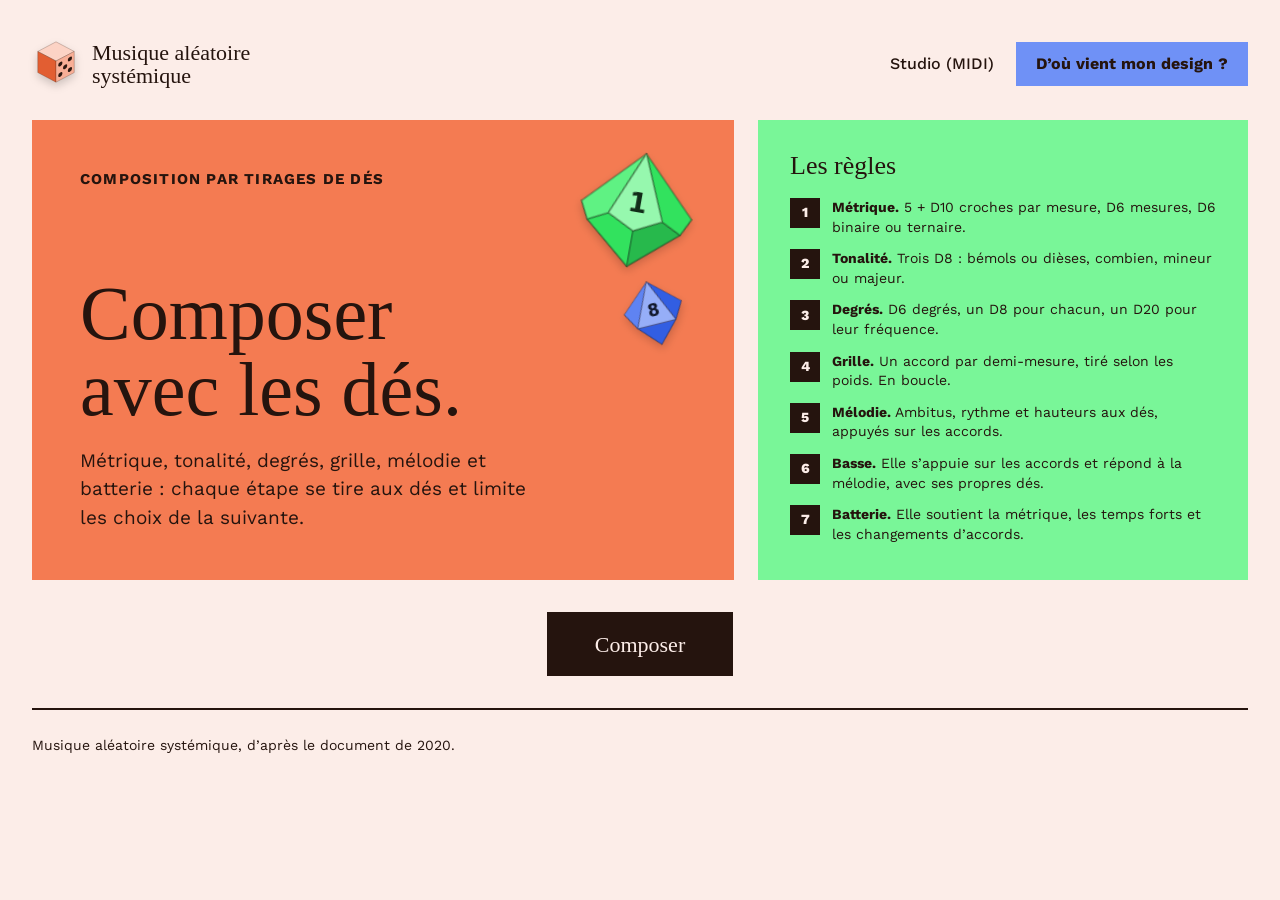
<file: index.html>
<!DOCTYPE html>
<html lang="fr">
<head>
<meta charset="utf-8">
<meta name="viewport" content="width=device-width, initial-scale=1">
<title>Musique aléatoire systémique</title>
<link rel="preconnect" href="https://fonts.googleapis.com">
<link rel="preconnect" href="https://fonts.gstatic.com" crossorigin>
<link href="https://fonts.googleapis.com/css2?family=Bagel+Fat+One&family=Baloo+2:wght@800&family=Bricolage+Grotesque:wght@400;800&family=Bungee&family=Chewy&family=DM+Sans:wght@400;500;700&family=Figtree:wght@400;500;700&family=Fraunces:wght@400;900&family=Lilita+One&family=Nunito:wght@400;600;800&family=Outfit:wght@400;500;700&family=Righteous&family=Shrikhand&family=Space+Grotesk:wght@400;500;700&family=Unbounded:wght@500;800&family=Work+Sans:wght@400;500;700&family=IBM+Plex+Mono:wght@400;600&display=swap" rel="stylesheet">
<link rel="stylesheet" href="style.css">

</head>
<body>
<div class="wrap">
<header>
  <a class="brand" href="#accueil" id="home"><span id="logoDie"></span><span>Musique aléatoire<br>systémique</span></a>
  <nav aria-label="Navigation principale">
    <a href="studio.html">Studio (MIDI)</a>
    <button class="btn btn-a3" id="openDesign" type="button">D’où vient mon design ?</button>
  </nav>
</header>

<main id="landing" class="landing">
  <div class="row">
    <section class="card hero">
      <div class="deco" id="decoBig" aria-hidden="true" style="right:36px;top:28px;transform:rotate(10deg)"></div>
      <div class="deco" id="decoSmall" aria-hidden="true" style="right:44px;top:158px;transform:rotate(-14deg)"></div>
      <p class="eyebrow">Composition par tirages de dés</p>
      <div>
        <h1>Composer avec les dés.</h1>
        <p class="lead">Métrique, tonalité, degrés, grille, mélodie et batterie : chaque étape se tire aux dés et limite les choix de la suivante.</p>
      </div>
    </section>
    <section class="card rules-card" aria-labelledby="regles-titre">
      <h2 id="regles-titre">Les règles</h2>
      <ol>
        <li><span>1</span><span><strong>Métrique.</strong> 5 + D10 croches par mesure, D6 mesures, D6 binaire ou ternaire.</span></li>
        <li><span>2</span><span><strong>Tonalité.</strong> Trois D8 : bémols ou dièses, combien, mineur ou majeur.</span></li>
        <li><span>3</span><span><strong>Degrés.</strong> D6 degrés, un D8 pour chacun, un D20 pour leur fréquence.</span></li>
        <li><span>4</span><span><strong>Grille.</strong> Un accord par demi-mesure, tiré selon les poids. En boucle.</span></li>
        <li><span>5</span><span><strong>Mélodie.</strong> Ambitus, rythme et hauteurs aux dés, appuyés sur les accords.</span></li>
        <li><span>6</span><span><strong>Basse.</strong> Elle s’appuie sur les accords et répond à la mélodie, avec ses propres dés.</span></li>
        <li><span>7</span><span><strong>Batterie.</strong> Elle soutient la métrique, les temps forts et les changements d’accords.</span></li>
      </ol>
    </section>
  </div>
  <div class="compose-cta"><button class="btn btn-ink" id="compose" type="button">Composer</button></div>
</main>

<main id="composition" hidden>
  <section class="card piece-card" aria-labelledby="piece-titre">
    <div class="piece-head">
      <h2 id="piece-titre">La pièce tirée</h2>
      <div class="player">
        <button class="btn btn-ink" id="rollAll" type="button">Tout relancer</button>
        <button class="btn btn-line" id="play" type="button" aria-pressed="false">▶ Écouter en boucle</button>
      </div>
    </div>
    <ul id="pieceRows"></ul>
  </section>

  <div class="row">
    <section class="card carnet-card" aria-labelledby="carnet-titre">
      <h2 id="carnet-titre">Les tirages</h2>
      <div class="switches">
        <span class="swrow"><label class="sw" for="keepParts"><input type="checkbox" role="switch" id="keepParts" checked><span>Garder les dés</span></label><span class="tip" tabindex="0" data-tip="Quand une partie change, celles qui en dépendent gardent leurs dés et se recalent.">i</span></span>
        <span class="swrow"><label class="sw" for="endOfGrid"><input type="checkbox" role="switch" id="endOfGrid" checked><span>À la fin de la grille</span></label><span class="tip" tabindex="0" data-tip="Pendant l’écoute, le changement attend la fin de la grille. Désactivé : il est immédiat.">i</span></span>
        <span class="swrow"><label class="sw" for="chanceMode"><input type="checkbox" role="switch" id="chanceMode"><span>Dé de chance</span></label><span class="tip" tabindex="0" data-tip="Un D6 accompagne chaque relance : seul un 6 autorise le changement.">i</span></span>
      </div>
      <div class="chance-out" id="chanceOut" aria-live="polite"></div>
      <div class="section"><div class="section-head"><h3><span>I</span>Métrique</h3><span class="tools"><button class="btn btn-sm btn-q" data-rule="met" type="button" aria-label="Règle de la métrique">?</button><button class="btn btn-sm" data-reroll="met" type="button">Relancer</button></span></div><ul class="rolls" id="log-met"></ul></div>
      <div class="section"><div class="section-head"><h3><span>II</span>Tonalité</h3><span class="tools"><button class="btn btn-sm btn-q" data-rule="ton" type="button" aria-label="Règle de la tonalité">?</button><button class="btn btn-sm" data-reroll="ton" type="button">Relancer</button></span></div><ul class="rolls" id="log-ton"></ul></div>
      <div class="section"><div class="section-head"><h3><span>III</span>Degrés</h3><span class="tools"><button class="btn btn-sm btn-q" data-rule="deg" type="button" aria-label="Règle des degrés">?</button><button class="btn btn-sm" data-reroll="deg" type="button">Relancer</button></span></div><ul class="rolls" id="log-deg"></ul></div>
      <div class="section"><div class="section-head"><h3><span>IV</span>Grille</h3><span class="tools"><button class="btn btn-sm btn-q" data-rule="grid" type="button" aria-label="Règle de la grille">?</button><button class="btn btn-sm" data-reroll="grid" type="button">Relancer</button></span></div><ul class="rolls" id="log-grid"></ul></div>
      <div class="section"><div class="section-head"><h3><span>V</span>Mélodie</h3><span class="tools"><button class="btn btn-sm btn-q" data-rule="mel" type="button" aria-label="Règle de la mélodie">?</button><button class="btn btn-sm" data-reroll="mel" type="button">Relancer</button></span></div><ul class="rolls" id="log-mel"></ul></div>
      <div class="section"><div class="section-head"><h3><span>VI</span>Basse</h3><span class="tools"><button class="btn btn-sm btn-q" data-rule="bass" type="button" aria-label="Règle de la basse">?</button><button class="btn btn-sm" data-reroll="bass" type="button">Relancer</button></span></div><ul class="rolls" id="log-bass"></ul></div>
      <div class="section"><div class="section-head"><h3><span>VII</span>Batterie</h3><span class="tools"><button class="btn btn-sm btn-q" data-rule="drums" type="button" aria-label="Règle de la batterie">?</button><button class="btn btn-sm" data-reroll="drums" type="button">Relancer</button></span></div><ul class="rolls" id="log-drums"></ul></div>
    </section>

    <section class="card grid-card" id="grille" aria-labelledby="grille-titre">
      <div class="grid-head"><h2 id="grille-titre">La grille</h2><span id="gridSub"></span></div>
      <div class="player">
        <span class="tempo"><label for="tempo">Tempo (noire)</label><input id="tempo" type="range" min="40" max="240" step="1" value="100"><output id="tempoOut" for="tempo">100</output></span>
        <label for="optDrums"><input type="checkbox" id="optDrums" checked> Batterie</label>
        <label for="optMel"><input type="checkbox" id="optMel" checked> Mélodie</label>
        <label for="optChords"><input type="checkbox" id="optChords" checked> Accords</label>
        <label for="optBass"><input type="checkbox" id="optBass" checked> Basse</label>
        <label for="optArp"><input type="checkbox" id="optArp"> Arpège</label>
        <label for="optClick"><input type="checkbox" id="optClick"> Métronome</label>
      </div>
      <div class="grid" id="grid"></div>
      <div class="legend" aria-label="Légende"><span><i style="background:var(--deep)"></i>Mélodie</span><span><i style="background:var(--bass)"></i>Basse</span><span><i style="background:var(--a3)"></i>Cymbale crash</span><span><i style="background:color-mix(in srgb, var(--ink) 45%, transparent)"></i><span id="hatLbl">Charleston</span></span><span><i style="background:var(--deep)"></i>Caisse claire</span><span><i style="background:var(--ink)"></i>Grosse caisse</span></div>
      <h3 class="sub-h">Poids des accords <span class="status" id="dieInfo"></span></h3>
      <div class="weights" id="weights"></div>
    </section>
  </div>

  <section class="card actions-card" aria-label="Exporter">
    <button class="btn btn-ink" id="copy" type="button">Copier la grille</button>
    <button class="btn btn-line" id="dl" type="button">Télécharger MIDI</button>
    <button class="btn btn-line" id="mp3" type="button">Exporter en MP3</button>
    <p class="status" id="status" aria-live="polite"></p>
  </section>
</main>

<footer>
  <span>Musique aléatoire systémique, d’après le document de 2020.</span>
  <span id="footKey"></span>
</footer>
</div>

<div class="modal" id="modal" hidden>
  <div class="dialog" role="dialog" aria-modal="true" aria-labelledby="modale-titre">
    <div class="dialog-head">
      <h2 id="modale-titre"></h2>
      <button class="close" id="closeModal" type="button" aria-label="Fermer"><svg width="20" height="20" viewBox="0 0 24 24" fill="none" stroke="currentColor" stroke-width="2.5" stroke-linecap="round" aria-hidden="true"><path d="M6 6l12 12M18 6L6 18"/></svg></button>
    </div>
    <div class="body" id="modalBody"></div>
  </div>
</div>
<script src="app.js"></script>
</body>
</html>
</file>
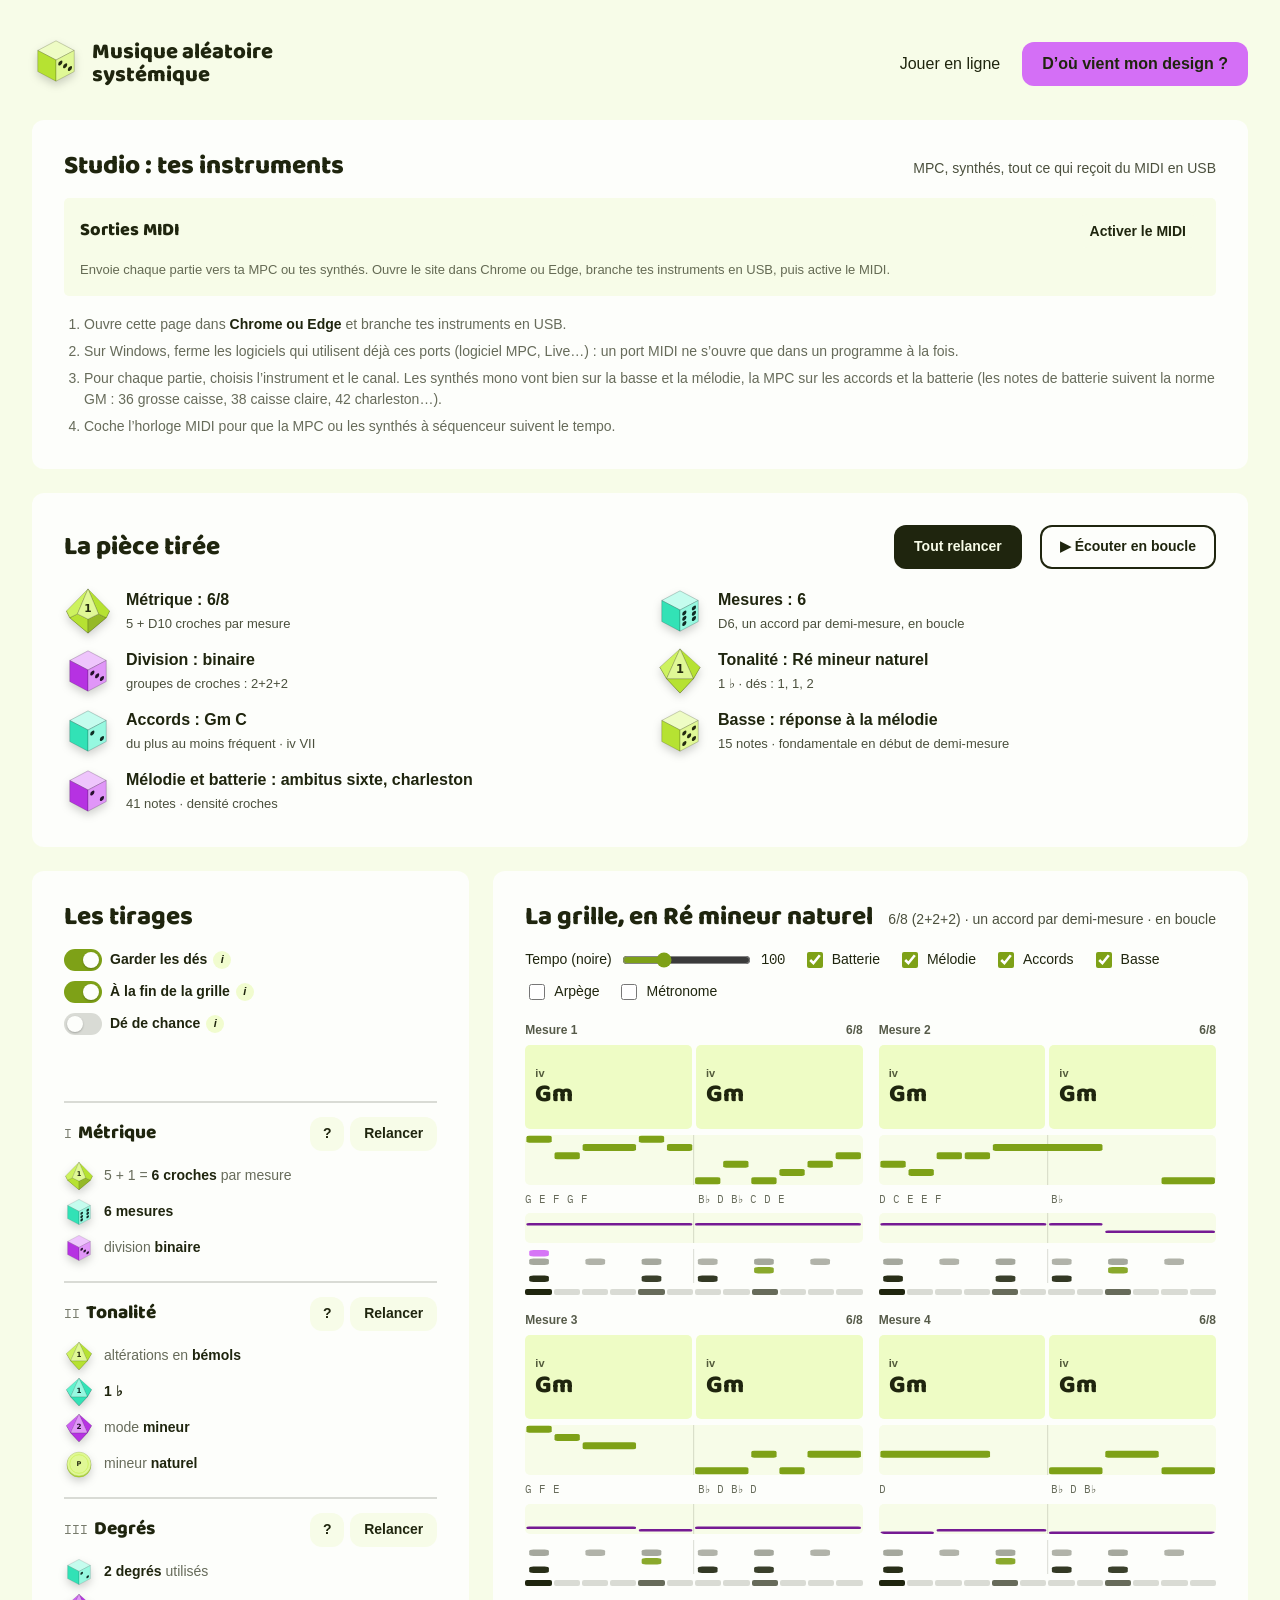
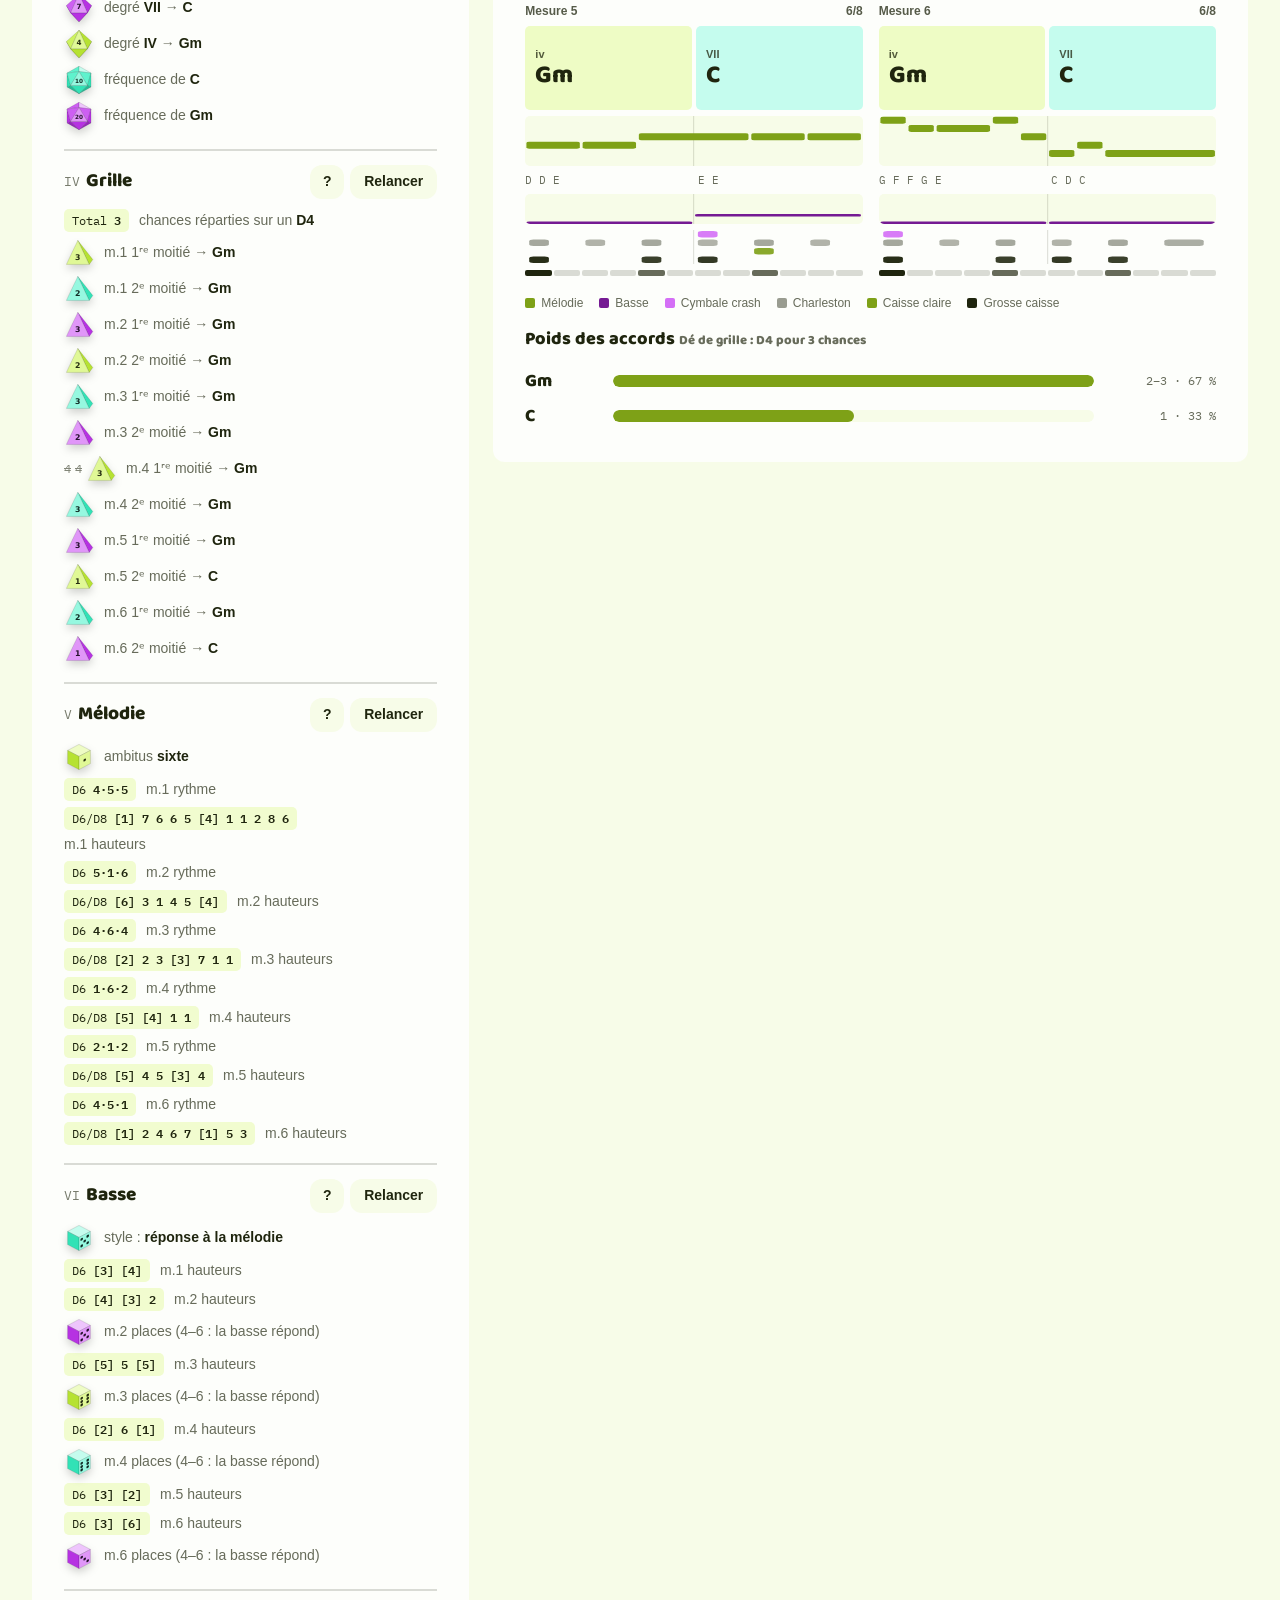
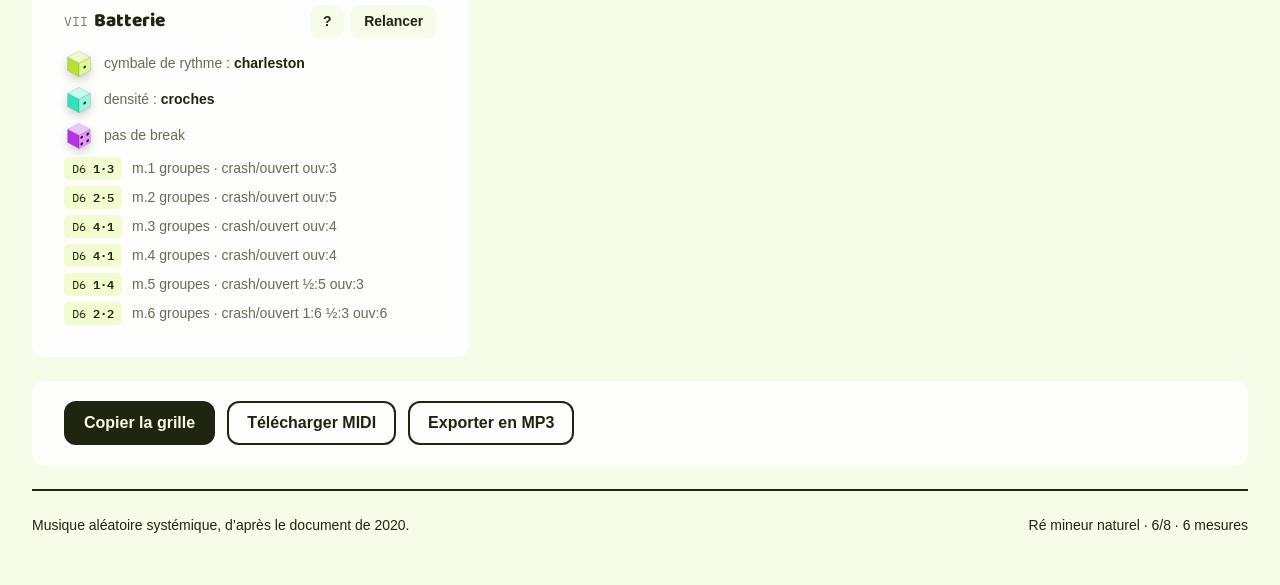
<file: studio.html>
<!DOCTYPE html>
<html lang="fr">
<head>
<meta charset="utf-8">
<meta name="viewport" content="width=device-width, initial-scale=1">
<title>Studio · Musique aléatoire systémique</title>
<link rel="preconnect" href="https://fonts.googleapis.com">
<link rel="preconnect" href="https://fonts.gstatic.com" crossorigin>
<link href="https://fonts.googleapis.com/css2?family=Bagel+Fat+One&family=Baloo+2:wght@800&family=Bricolage+Grotesque:wght@400;800&family=Bungee&family=Chewy&family=DM+Sans:wght@400;500;700&family=Figtree:wght@400;500;700&family=Fraunces:wght@400;900&family=Lilita+One&family=Nunito:wght@400;600;800&family=Outfit:wght@400;500;700&family=Righteous&family=Shrikhand&family=Space+Grotesk:wght@400;500;700&family=Unbounded:wght@500;800&family=Work+Sans:wght@400;500;700&family=IBM+Plex+Mono:wght@400;600&display=swap" rel="stylesheet">
<link rel="stylesheet" href="style.css">

</head>
<body data-page="studio">
<div class="wrap">
<header>
  <a class="brand" href="index.html"><span id="logoDie"></span><span>Musique aléatoire<br>systémique</span></a>
  <nav aria-label="Navigation principale">
    <a href="index.html">Jouer en ligne</a>
    <button class="btn btn-a3" id="openDesign" type="button">D’où vient mon design ?</button>
  </nav>
</header>
<div hidden><span id="decoBig"></span><span id="decoSmall"></span></div>
<main id="composition">
  <section class="card" aria-labelledby="studio-titre">
    <div class="grid-head"><h2 id="studio-titre">Studio : tes instruments</h2><span>MPC, synthés, tout ce qui reçoit du MIDI en USB</span></div>
      <div class="midi">
        <div class="midi-head"><h3>Sorties MIDI</h3><button class="btn btn-sm" id="midiOn" type="button">Activer le MIDI</button></div>
        <p class="status" id="midiStatus" style="margin:0">Envoie chaque partie vers ta MPC ou tes synthés. Ouvre le site dans Chrome ou Edge, branche tes instruments en USB, puis active le MIDI.</p>
        <div class="midi-rows" id="midiRows" hidden></div>
        <label for="midiClock" id="midiClockLbl" hidden style="display:inline-flex;gap:8px;align-items:center;font-size:14px"><input type="checkbox" id="midiClock"> Envoyer l’horloge MIDI (tempo, départ et arrêt)</label>
      </div>
    <ol class="rules-list">
      <li>Ouvre cette page dans <strong>Chrome ou Edge</strong> et branche tes instruments en USB.</li>
      <li>Sur Windows, ferme les logiciels qui utilisent déjà ces ports (logiciel MPC, Live…) : un port MIDI ne s’ouvre que dans un programme à la fois.</li>
      <li>Pour chaque partie, choisis l’instrument et le canal. Les synthés mono vont bien sur la basse et la mélodie, la MPC sur les accords et la batterie (les notes de batterie suivent la norme GM : 36 grosse caisse, 38 caisse claire, 42 charleston…).</li>
      <li>Coche l’horloge MIDI pour que la MPC ou les synthés à séquenceur suivent le tempo.</li>
    </ol>
  </section>

  <section class="card piece-card" aria-labelledby="piece-titre">
    <div class="piece-head">
      <h2 id="piece-titre">La pièce tirée</h2>
      <div class="player">
        <button class="btn btn-ink" id="rollAll" type="button">Tout relancer</button>
        <button class="btn btn-line" id="play" type="button" aria-pressed="false">▶ Écouter en boucle</button>
      </div>
    </div>
    <ul id="pieceRows"></ul>
  </section>

  <div class="row">
    <section class="card carnet-card" aria-labelledby="carnet-titre">
      <h2 id="carnet-titre">Les tirages</h2>
      <div class="switches">
        <span class="swrow"><label class="sw" for="keepParts"><input type="checkbox" role="switch" id="keepParts" checked><span>Garder les dés</span></label><span class="tip" tabindex="0" data-tip="Quand une partie change, celles qui en dépendent gardent leurs dés et se recalent.">i</span></span>
        <span class="swrow"><label class="sw" for="endOfGrid"><input type="checkbox" role="switch" id="endOfGrid" checked><span>À la fin de la grille</span></label><span class="tip" tabindex="0" data-tip="Pendant l’écoute, le changement attend la fin de la grille. Désactivé : il est immédiat.">i</span></span>
        <span class="swrow"><label class="sw" for="chanceMode"><input type="checkbox" role="switch" id="chanceMode"><span>Dé de chance</span></label><span class="tip" tabindex="0" data-tip="Un D6 accompagne chaque relance : seul un 6 autorise le changement.">i</span></span>
      </div>
      <div class="chance-out" id="chanceOut" aria-live="polite"></div>
      <div class="section"><div class="section-head"><h3><span>I</span>Métrique</h3><span class="tools"><button class="btn btn-sm btn-q" data-rule="met" type="button" aria-label="Règle de la métrique">?</button><button class="btn btn-sm" data-reroll="met" type="button">Relancer</button></span></div><ul class="rolls" id="log-met"></ul></div>
      <div class="section"><div class="section-head"><h3><span>II</span>Tonalité</h3><span class="tools"><button class="btn btn-sm btn-q" data-rule="ton" type="button" aria-label="Règle de la tonalité">?</button><button class="btn btn-sm" data-reroll="ton" type="button">Relancer</button></span></div><ul class="rolls" id="log-ton"></ul></div>
      <div class="section"><div class="section-head"><h3><span>III</span>Degrés</h3><span class="tools"><button class="btn btn-sm btn-q" data-rule="deg" type="button" aria-label="Règle des degrés">?</button><button class="btn btn-sm" data-reroll="deg" type="button">Relancer</button></span></div><ul class="rolls" id="log-deg"></ul></div>
      <div class="section"><div class="section-head"><h3><span>IV</span>Grille</h3><span class="tools"><button class="btn btn-sm btn-q" data-rule="grid" type="button" aria-label="Règle de la grille">?</button><button class="btn btn-sm" data-reroll="grid" type="button">Relancer</button></span></div><ul class="rolls" id="log-grid"></ul></div>
      <div class="section"><div class="section-head"><h3><span>V</span>Mélodie</h3><span class="tools"><button class="btn btn-sm btn-q" data-rule="mel" type="button" aria-label="Règle de la mélodie">?</button><button class="btn btn-sm" data-reroll="mel" type="button">Relancer</button></span></div><ul class="rolls" id="log-mel"></ul></div>
      <div class="section"><div class="section-head"><h3><span>VI</span>Basse</h3><span class="tools"><button class="btn btn-sm btn-q" data-rule="bass" type="button" aria-label="Règle de la basse">?</button><button class="btn btn-sm" data-reroll="bass" type="button">Relancer</button></span></div><ul class="rolls" id="log-bass"></ul></div>
      <div class="section"><div class="section-head"><h3><span>VII</span>Batterie</h3><span class="tools"><button class="btn btn-sm btn-q" data-rule="drums" type="button" aria-label="Règle de la batterie">?</button><button class="btn btn-sm" data-reroll="drums" type="button">Relancer</button></span></div><ul class="rolls" id="log-drums"></ul></div>
    </section>

    <section class="card grid-card" id="grille" aria-labelledby="grille-titre">
      <div class="grid-head"><h2 id="grille-titre">La grille</h2><span id="gridSub"></span></div>
      <div class="player">
        <span class="tempo"><label for="tempo">Tempo (noire)</label><input id="tempo" type="range" min="40" max="240" step="1" value="100"><output id="tempoOut" for="tempo">100</output></span>
        <label for="optDrums"><input type="checkbox" id="optDrums" checked> Batterie</label>
        <label for="optMel"><input type="checkbox" id="optMel" checked> Mélodie</label>
        <label for="optChords"><input type="checkbox" id="optChords" checked> Accords</label>
        <label for="optBass"><input type="checkbox" id="optBass" checked> Basse</label>
        <label for="optArp"><input type="checkbox" id="optArp"> Arpège</label>
        <label for="optClick"><input type="checkbox" id="optClick"> Métronome</label>
      </div>
      <div class="grid" id="grid"></div>
      <div class="legend" aria-label="Légende"><span><i style="background:var(--deep)"></i>Mélodie</span><span><i style="background:var(--bass)"></i>Basse</span><span><i style="background:var(--a3)"></i>Cymbale crash</span><span><i style="background:color-mix(in srgb, var(--ink) 45%, transparent)"></i><span id="hatLbl">Charleston</span></span><span><i style="background:var(--deep)"></i>Caisse claire</span><span><i style="background:var(--ink)"></i>Grosse caisse</span></div>
      <h3 class="sub-h">Poids des accords <span class="status" id="dieInfo"></span></h3>
      <div class="weights" id="weights"></div>
    </section>
  </div>

  <section class="card actions-card" aria-label="Exporter">
    <button class="btn btn-ink" id="copy" type="button">Copier la grille</button>
    <button class="btn btn-line" id="dl" type="button">Télécharger MIDI</button>
    <button class="btn btn-line" id="mp3" type="button">Exporter en MP3</button>
    <p class="status" id="status" aria-live="polite"></p>
  </section>
</main>

<footer>
  <span>Musique aléatoire systémique, d’après le document de 2020.</span>
  <span id="footKey"></span>
</footer>
</div>

<div class="modal" id="modal" hidden>
  <div class="dialog" role="dialog" aria-modal="true" aria-labelledby="modale-titre">
    <div class="dialog-head">
      <h2 id="modale-titre"></h2>
      <button class="close" id="closeModal" type="button" aria-label="Fermer"><svg width="20" height="20" viewBox="0 0 24 24" fill="none" stroke="currentColor" stroke-width="2.5" stroke-linecap="round" aria-hidden="true"><path d="M6 6l12 12M18 6L6 18"/></svg></button>
    </div>
    <div class="body" id="modalBody"></div>
  </div>
</div>
<script src="app.js"></script>
</body>
</html>
</file>
<file: style.css>
:root{
  --bass:hsl(225 70% 34%);
  /* Design lu dans le tirage : ces valeurs sont remplacées à chaque tirage par applyTheme(). Blocs fixes : seules couleurs, polices et arrondis changent. */
  --bg:hsl(15 80% 95%); --surface:hsl(15 70% 99%); --ink:hsl(15 45% 10%);
  --a1:hsl(15 88% 64%); --a2:hsl(135 88% 72%); --a3:hsl(225 88% 70%);
  --a1-ink:var(--ink); --a2-ink:var(--ink); --a3-ink:var(--ink);
  --deep:hsl(15 80% 38%); --tint:hsl(15 90% 90%);
  --display:'Bricolage Grotesque', sans-serif; --display-w:800; --body:'DM Sans', sans-serif;
  --mono:"IBM Plex Mono", ui-monospace, Menlo, monospace;
  --radius:12px; --radius-xs:5px; --radius-btn:12px;
  --hero-size:76px; --chord-size:24px;
  --muted:color-mix(in srgb, var(--ink) 68%, transparent);
  --line:color-mix(in srgb, var(--ink) 16%, transparent);
  color-scheme:light;
}
*{box-sizing:border-box}
[hidden]{display:none!important}
html,body{margin:0}
html{overflow-x:clip}
body{background:var(--bg);color:var(--ink);font:16px/1.5 var(--body);padding:32px clamp(16px,3vw,32px) 24px}
a{color:inherit} a:hover{opacity:.78}
button,input{font:inherit;color:inherit}
:focus-visible{outline:3px solid var(--ink);outline-offset:2px}
h1,h2,h3{font-family:var(--display);font-weight:var(--display-w);margin:0;line-height:1.08;text-wrap:balance}
.wrap{max-width:1216px;margin:0 auto;display:flex;flex-direction:column;gap:24px}
.row{display:flex;flex-wrap:wrap;gap:24px}
.card{background:var(--surface);border-radius:var(--radius);padding:32px;min-width:0;display:flex;flex-direction:column;gap:18px}
.card h2{font-size:26px}

/* En-tête */
header{min-height:64px;display:flex;flex-wrap:wrap;align-items:center;justify-content:space-between;gap:16px}
.brand{display:flex;align-items:center;gap:12px;text-decoration:none}
.brand span{font-family:var(--display);font-weight:var(--display-w);font-size:22px;line-height:1.05}
nav{display:flex;flex-wrap:wrap;align-items:center;gap:8px}
nav a{padding:12px 14px;font-weight:500;text-decoration:none}
.btn{min-height:44px;padding:0 20px;border:0;font-weight:700;border-radius:var(--radius-btn);cursor:pointer;display:inline-flex;align-items:center;gap:8px;text-decoration:none}
.btn-a3{background:var(--a3);color:var(--a3-ink)}
.btn-ink{background:var(--ink);color:var(--bg)}
.btn-line{background:transparent;color:inherit;box-shadow:inset 0 0 0 2px currentColor}
.btn-big{min-height:52px;padding:0 26px;font-size:17px}
.btn-sm{min-height:34px;padding:0 14px;font-size:14px;background:var(--bg);color:var(--ink)}
.btn[aria-pressed="true"]{background:var(--a3);color:var(--a3-ink)}

/* Accueil */
.hero{flex:7 1 520px;min-height:440px;padding:48px;position:relative;overflow:hidden;justify-content:space-between;gap:32px;background:var(--a1);color:var(--a1-ink)}
.hero .eyebrow{margin:0;font-size:15px;font-weight:700;letter-spacing:.08em;text-transform:uppercase}
.hero h1{font-size:var(--hero-size);line-height:1;max-width:500px}
.hero p.lead{margin:20px 0 0;font-size:19px;max-width:460px}
.hero .actions{display:flex;flex-wrap:wrap;gap:12px}
.hero .deco{position:absolute;pointer-events:none}
.piece{flex:5 1 360px;min-height:440px}
.piece ul{margin:0;padding:0;list-style:none;display:flex;flex-direction:column;gap:12px}
.piece li{display:flex;align-items:center;gap:14px}
.piece li .t{display:flex;flex-direction:column;gap:2px;min-width:0}
.piece li b{font-size:16px}
.piece li small{font-size:13px;opacity:.8}

/* Grille */
.grid-card{flex:8 1 560px}
.grid-head{display:flex;flex-wrap:wrap;align-items:baseline;justify-content:space-between;gap:12px}
.grid-head span{font-size:14px;font-weight:500;opacity:.8}
.player{display:flex;flex-wrap:wrap;gap:10px 18px;align-items:center;font-size:14px}
.player label{display:inline-flex;gap:6px;align-items:center;cursor:pointer}
.tempo{display:inline-flex;gap:8px;align-items:center}
.tempo output{font-family:var(--mono);min-width:3ch}
input[type=range]{accent-color:var(--deep)}
input[type=checkbox]{accent-color:var(--deep);width:16px;height:16px}
.grid{display:grid;grid-template-columns:repeat(auto-fill,minmax(220px,1fr));gap:16px}
@media (max-width:760px){.grid{grid-template-columns:repeat(2,minmax(0,1fr))}}
@media (max-width:480px){.grid{grid-template-columns:1fr}}
.measure{display:flex;flex-direction:column;gap:6px;min-width:0}
.measure-top{font-size:12px;font-weight:700;opacity:.75;display:flex;justify-content:space-between}
.halves{height:84px;display:grid;grid-template-columns:1fr 1fr;gap:4px}
.half{padding:8px 10px;min-width:0;display:flex;flex-direction:column;justify-content:center;border-radius:var(--radius-xs);transition:box-shadow .08s}
.half .rn{font-size:11px;font-weight:700;opacity:.75}
.half .ch{font-family:var(--display);font-weight:var(--display-w);font-size:var(--chord-size);line-height:1.1;white-space:nowrap;overflow:hidden;text-overflow:ellipsis}
.half.on{box-shadow:inset 0 0 0 3px var(--ink)}
.roll-svg{display:block;width:100%;height:50px;background:var(--bg);border-radius:var(--radius-xs)}
.roll-svg rect.n{fill:var(--deep)}
.bass-svg{height:30px}
.roll-svg line,.drum-svg line{stroke:var(--line);stroke-width:1;vector-effect:non-scaling-stroke}
.mel{font-family:var(--mono);font-size:11px;color:var(--muted);display:grid;grid-template-columns:1fr 1fr;gap:8px}
.drum-svg{display:block;width:100%;height:34px}
.drum-svg .k{fill:var(--ink)} .drum-svg .sn{fill:var(--deep)} .drum-svg .hh{fill:color-mix(in srgb, var(--ink) 45%, transparent)} .drum-svg .cy{fill:var(--a3)}
.ticks{display:flex;gap:2px}
.ticks i{flex:1;height:6px;border-radius:2px;background:var(--line)}
.ticks i.g{background:var(--muted)} .ticks i.d{background:var(--ink)} .ticks i.now{background:var(--deep)}
.legend{display:flex;flex-wrap:wrap;gap:6px 16px;font-size:12px;color:var(--muted)}
.legend i{display:inline-block;width:10px;height:10px;border-radius:2px;margin-right:6px;vertical-align:-1px}
.status{font-size:13px;color:var(--muted);min-height:1.5em;margin:0}
.weights{display:grid;gap:8px}
.wrow{display:grid;grid-template-columns:76px 1fr 110px;gap:12px;align-items:center;font-size:14px}
.wrow .name{font-family:var(--display);font-weight:var(--display-w);font-size:18px}
.wbar{height:12px;background:var(--bg);border-radius:6px;overflow:hidden}
.wbar span{display:block;height:100%;background:var(--deep);border-radius:6px}
.wrow .meta{font-family:var(--mono);font-size:12px;color:var(--muted);text-align:right}
.sub-h{font-size:18px}

/* Sortie MIDI */
.midi{display:flex;flex-direction:column;gap:12px;padding:16px;border-radius:var(--radius-xs);background:var(--bg)}
.midi-head{display:flex;flex-wrap:wrap;align-items:center;justify-content:space-between;gap:10px}
.midi-head h3{font-size:18px}
.midi-rows{display:grid;grid-template-columns:auto minmax(0,1fr) auto auto;gap:8px 10px;align-items:center;font-size:14px}
.midi-rows select{font:inherit;font-size:14px;padding:6px 8px;border-radius:var(--radius-xs);border:1px solid var(--line);background:var(--surface);color:var(--ink);min-width:0;max-width:100%}
.midi-rows .lbl{font-weight:700}
@media (max-width:600px){.midi-rows{grid-template-columns:1fr 1fr}.midi-rows .lbl{grid-column:1/-1;margin-top:6px}.midi-rows .port{grid-column:1/-1}}
/* Règles */
.rules-card{flex:4 1 300px;background:var(--a2);color:var(--a2-ink)}
.rules-card ol{margin:0;padding:0;list-style:none;display:flex;flex-direction:column;gap:12px}
.rules-card li{display:flex;gap:12px;align-items:flex-start;font-size:14px;line-height:1.4}
.rules-card li > span:first-child{flex:none;width:30px;height:30px;display:grid;place-items:center;font-weight:800;font-size:14px;background:var(--ink);color:var(--bg);border-radius:var(--radius-xs)}

/* Carnet */
.carnet{display:grid;grid-template-columns:repeat(auto-fill,minmax(330px,1fr));gap:20px 28px}
.section{display:grid;gap:10px;align-content:start}
.section-head{display:flex;justify-content:space-between;align-items:center;gap:8px}
.section-head h3{font-size:19px}
.section-head h3 span{font-family:var(--mono);font-weight:400;font-size:13px;opacity:.6;margin-right:6px}
.rolls{list-style:none;margin:0;padding:0;display:grid;gap:6px}
.rolls li{display:flex;flex-wrap:wrap;gap:4px 10px;align-items:center;font-size:14px;min-width:0}
.rolls .txt{flex:1 1 140px;min-width:0}
.rolls .txt{color:var(--muted)} .rolls .txt strong{color:var(--ink)}
.dice{display:inline-flex;align-items:center;gap:4px}
.dice s{font-family:var(--mono);font-size:12px;opacity:.55}
.chip{font-family:var(--mono);font-size:12px;background:var(--tint);color:var(--ink);border-radius:var(--radius-xs);padding:2px 8px;white-space:normal;overflow-wrap:anywhere;max-width:100%}
.chip b{font-weight:600}

footer{min-height:72px;display:flex;flex-wrap:wrap;align-items:center;justify-content:space-between;gap:12px;font-size:14px;border-top:2px solid var(--ink)}

/* Vues */
main{display:flex;flex-direction:column;gap:24px}
#composition .row{align-items:flex-start}
.dialog ol.r li{display:list-item}
.landing .hero{min-height:460px}
.landing .rules-card{flex:5 1 360px;min-height:460px}
.compose-cta{display:flex;justify-content:center;padding:8px 0}
.compose-cta .btn{min-height:64px;padding:0 48px;font-size:22px;font-family:var(--display);font-weight:var(--display-w)}
.piece-card .piece-head{display:flex;flex-wrap:wrap;align-items:center;justify-content:space-between;gap:12px}
.piece-card ul{margin:0;padding:0;list-style:none;display:grid;grid-template-columns:repeat(2,minmax(0,1fr));gap:12px 32px}
@media (max-width:700px){.piece-card ul{grid-template-columns:1fr}}
.piece-card li{display:flex;align-items:center;gap:14px}
.piece-card li .t{display:flex;flex-direction:column;gap:2px;min-width:0}
.piece-card li small{font-size:13px;opacity:.8}
.carnet-card{flex:4 1 340px}
.carnet-card .section{padding-top:14px;border-top:2px solid var(--line)}
.carnet-card .section:first-of-type{border-top:0;padding-top:0}
.section-head .tools{display:flex;gap:6px}
.btn.pending{box-shadow:inset 0 0 0 2px var(--deep);background:var(--tint)}
.switches{display:flex;flex-wrap:wrap;gap:10px 20px;position:relative}
.swrow{display:inline-flex;align-items:center;gap:6px}
.carnet-card .switches{flex-direction:column;align-items:flex-start;gap:10px}
.sw{display:inline-flex;align-items:center;gap:8px;font-size:14px;font-weight:600;cursor:pointer}
.sw input{appearance:none;-webkit-appearance:none;width:38px;height:22px;border-radius:999px;background:var(--line);position:relative;margin:0;cursor:pointer;transition:background .15s;flex:none}
.sw input::after{content:"";position:absolute;top:3px;left:3px;width:16px;height:16px;border-radius:50%;background:var(--surface);box-shadow:0 1px 2px rgba(0,0,0,.25);transition:transform .15s}
.sw input:checked{background:var(--deep)}
.sw input:checked::after{transform:translateX(16px)}
.tip{display:inline-grid;place-items:center;width:18px;height:18px;border-radius:50%;font-size:11px;font-weight:700;font-style:italic;background:var(--tint);color:var(--ink);cursor:help;flex:none}
.tip:hover::after,.tip:focus::after{content:attr(data-tip);position:absolute;z-index:5;left:0;top:calc(100% + 8px);max-width:320px;padding:8px 10px;border-radius:8px;background:var(--ink);color:var(--bg);font-size:12px;font-weight:500;font-style:normal;line-height:1.4;box-shadow:0 6px 20px rgba(0,0,0,.2)}
@media (prefers-reduced-motion: reduce){.sw input,.sw input::after{transition:none}}
.chance{display:flex;flex-wrap:wrap;gap:8px 12px;align-items:center;font-size:14px}
.chance-out{display:flex;gap:8px;align-items:center;color:var(--muted);min-height:30px}
.export{display:flex;flex-direction:column;gap:14px}
.exp-row{display:flex;align-items:center;gap:12px;font-weight:600}
.exp-row input{width:80px;font:inherit;padding:6px 8px;border-radius:var(--radius-xs);border:1px solid var(--line);background:var(--surface);color:var(--ink)}
.btn-q{min-width:34px;justify-content:center;padding:0}
.actions-card{flex-direction:row;flex-wrap:wrap;align-items:center;gap:12px;padding:20px 32px}
/* Modale */
.modal{position:fixed;inset:0;z-index:10;padding:24px;display:flex;align-items:center;justify-content:center;background:rgba(0,0,0,.45)}
.dialog{width:100%;max-width:640px;max-height:90vh;overflow-y:auto;padding:32px;display:flex;flex-direction:column;gap:18px;background:var(--surface);color:var(--ink);border-radius:var(--radius);box-shadow:0 24px 60px rgba(0,0,0,.25)}
.dialog-head{display:flex;align-items:flex-start;justify-content:space-between;gap:16px}
.dialog h2{font-size:30px}
.dialog .body{display:flex;flex-direction:column;gap:14px}
.dialog .body p{margin:0}
.dialog .body ol.r{margin:0;padding-left:20px;display:flex;flex-direction:column;gap:8px}
.close{flex:none;width:44px;height:44px;display:grid;place-items:center;border:0;padding:0;background:var(--bg);border-radius:999px;cursor:pointer}
.dialog ul{margin:0;padding:0;list-style:none;display:flex;flex-direction:column;gap:14px}
.dialog li{display:flex;align-items:center;gap:16px}
.dialog li .t{display:flex;flex-direction:column;gap:3px}
.dialog li b{font-size:15px} .dialog li span.d{font-size:14px;line-height:1.4}
.swatches{display:flex;gap:8px}
.swatches span{flex:1 1 0;height:32px;box-shadow:inset 0 0 0 1px rgba(0,0,0,.1);border-radius:var(--radius-xs)}
@media (prefers-reduced-motion: reduce){.half{transition:none}}
.hero h1{font-size:min(var(--hero-size), 12.5vw)}
@media (max-width:860px){ #composition .grid-card{order:-1} }
@media (max-width:600px){
  body{padding:16px 14px 16px}
  .wrap,main,.row{gap:16px}
  header{min-height:0;gap:12px}
  .brand span{font-size:18px}
  .brand svg{width:38px;height:38px}
  nav .btn{min-height:38px;padding:0 14px;font-size:14px}
  .card{padding:20px}
  .card h2{font-size:22px}
  .hero{padding:24px;min-height:0;gap:20px}
  .landing .hero,.landing .rules-card{min-height:0}
  .hero .eyebrow{font-size:13px;padding-right:84px}
  .hero p.lead{font-size:17px}
  #decoBig{right:14px!important;top:14px!important}
  #decoBig svg{width:64px;height:64px}
  #decoSmall{display:none}
  .compose-cta .btn{width:100%;min-height:58px;font-size:20px}
  .piece-card .piece-head .player{width:100%}
  .piece-card .piece-head .btn{flex:1 1 0;justify-content:center;padding:0 12px}
  .piece-card .piece-head .btn{white-space:nowrap;font-size:15px}
  .wrow .meta{font-size:11px}
  .wrow{grid-template-columns:54px 1fr 96px}
  .halves{height:72px}
  .wrow{grid-template-columns:60px 1fr 86px;gap:8px}
  .actions-card{padding:16px 20px}
  .actions-card .btn{flex:1 1 140px;justify-content:center}
  .modal{padding:12px}
  .dialog{padding:22px;max-height:92vh}
  .dialog h2{font-size:24px}
}

.rules-list{margin:0;padding-left:20px;display:flex;flex-direction:column;gap:6px;font-size:14px;color:var(--muted)}
.rules-list strong{color:var(--ink)}
</file>
